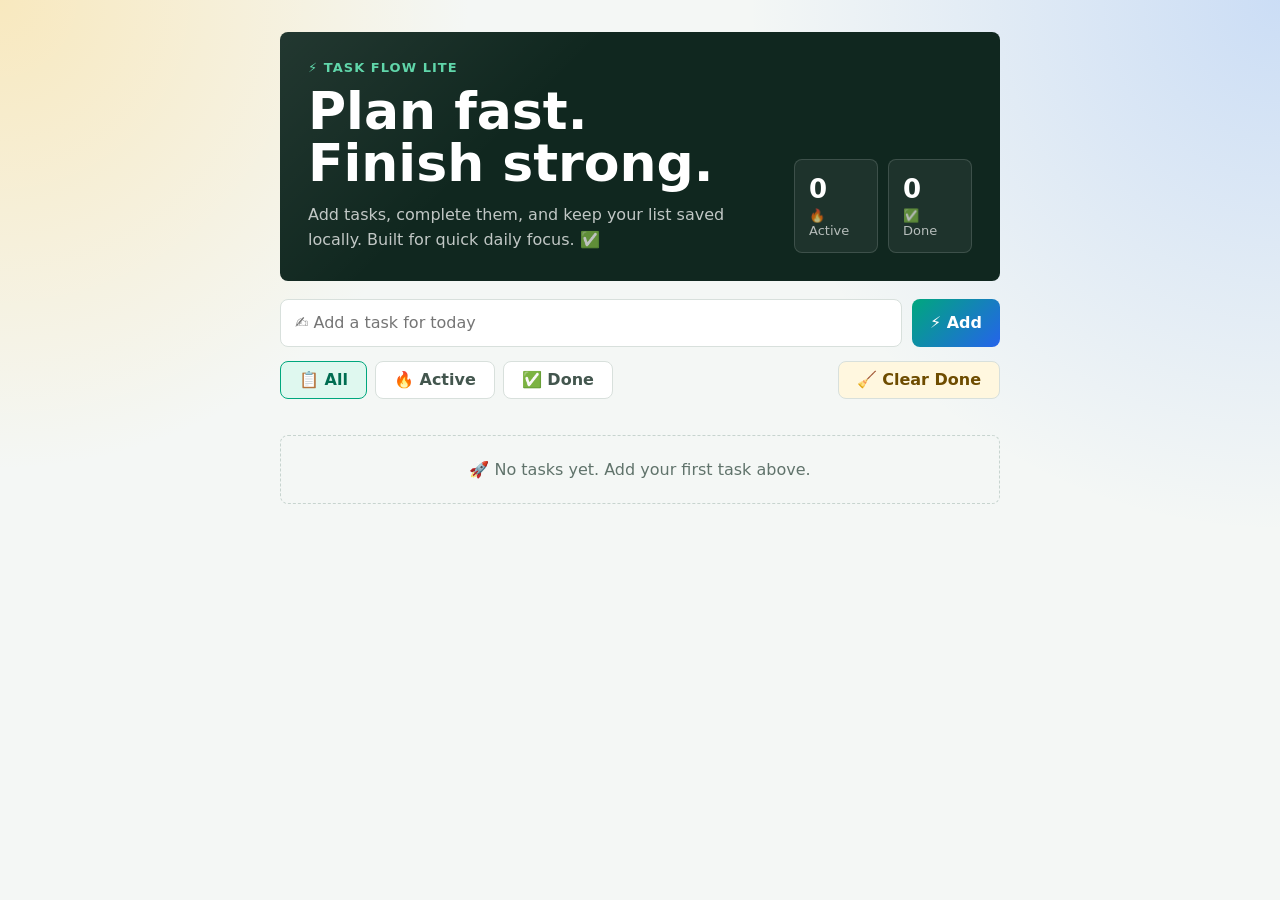
<file: index.html>
<!doctype html>
<html lang="en">
  <head>
    <meta charset="UTF-8" />
    <meta name="viewport" content="width=device-width, initial-scale=1.0" />
    <title>Task Flow Lite</title>
    <link rel="stylesheet" href="./styles.css" />
  </head>
  <body>
    <main class="app-shell">
      <section class="hero">
        <div>
          <p class="eyebrow">⚡ Task Flow Lite</p>
          <h1>Plan fast. Finish strong.</h1>
          <p class="subtitle">Add tasks, complete them, and keep your list saved locally. Built for quick daily focus. ✅</p>
        </div>
        <div class="scoreboard">
          <div>
            <strong id="activeCount">0</strong>
            <span>🔥 Active</span>
          </div>
          <div>
            <strong id="doneCount">0</strong>
            <span>✅ Done</span>
          </div>
        </div>
      </section>

      <form id="taskForm" class="task-form">
        <input id="taskInput" type="text" placeholder="✍️ Add a task for today" autocomplete="off" />
        <button type="submit">⚡ Add</button>
      </form>

      <section class="toolbar">
        <div class="filters" aria-label="Task filters">
          <button class="filter active" type="button" data-filter="all">📋 All</button>
          <button class="filter" type="button" data-filter="active">🔥 Active</button>
          <button class="filter" type="button" data-filter="completed">✅ Done</button>
        </div>
        <button id="clearDone" class="ghost" type="button">🧹 Clear Done</button>
      </section>

      <section id="taskList" class="task-list" aria-live="polite"></section>
      <p id="emptyState" class="empty">🚀 No tasks yet. Add your first task above.</p>
    </main>

    <script src="./script.js?v=3"></script>
  </body>
</html>
</file>
<file: styles.css>
* {
  box-sizing: border-box;
}

body {
  margin: 0;
  min-height: 100vh;
  background:
    radial-gradient(circle at top left, rgba(255, 209, 102, 0.38), transparent 30%),
    radial-gradient(circle at top right, rgba(59, 130, 246, 0.22), transparent 34%),
    #f4f7f5;
  color: #13231d;
  font-family: Inter, ui-sans-serif, system-ui, -apple-system, BlinkMacSystemFont, "Segoe UI", sans-serif;
}

.app-shell {
  width: min(720px, calc(100% - 32px));
  margin: 0 auto;
  padding: 32px 0;
}

.hero {
  display: flex;
  justify-content: space-between;
  gap: 20px;
  align-items: flex-end;
  padding: 28px;
  border-radius: 8px;
  background:
    linear-gradient(135deg, rgba(255, 255, 255, 0.08), transparent 34%),
    #10271f;
  color: #fff;
}

.eyebrow {
  margin: 0 0 10px;
  color: #60d6aa;
  font-size: 13px;
  font-weight: 700;
  letter-spacing: 0.08em;
  text-transform: uppercase;
}

h1 {
  margin: 0;
  font-size: clamp(30px, 7vw, 52px);
  line-height: 1;
  letter-spacing: 0;
}

.subtitle {
  max-width: 430px;
  margin: 14px 0 0;
  color: rgba(255, 255, 255, 0.74);
  line-height: 1.55;
}

.scoreboard {
  display: grid;
  grid-template-columns: repeat(2, 84px);
  gap: 10px;
}

.scoreboard div {
  padding: 14px;
  border: 1px solid rgba(255, 255, 255, 0.14);
  border-radius: 8px;
  background: rgba(255, 255, 255, 0.06);
}

.scoreboard strong {
  display: block;
  font-size: 26px;
}

.scoreboard span {
  display: block;
  margin-top: 4px;
  color: rgba(255, 255, 255, 0.68);
  font-size: 13px;
}

.task-form {
  display: grid;
  grid-template-columns: 1fr auto;
  gap: 10px;
  margin: 18px 0 14px;
}

input,
button {
  height: 48px;
  border-radius: 8px;
  font: inherit;
}

input {
  width: 100%;
  border: 1px solid #d8e0dc;
  padding: 0 14px;
  background: #fff;
  color: #13231d;
}

input:focus {
  outline: 3px solid rgba(0, 200, 150, 0.18);
  border-color: #00a77d;
}

button {
  border: 0;
  padding: 0 18px;
  background: linear-gradient(135deg, #00a77d, #2563eb);
  color: #fff;
  font-weight: 700;
  cursor: pointer;
}

button:hover {
  background: linear-gradient(135deg, #008f6b, #1d4ed8);
}

.toolbar {
  display: flex;
  align-items: center;
  justify-content: space-between;
  gap: 12px;
  margin-bottom: 14px;
}

.filters {
  display: flex;
  gap: 8px;
}

.filter,
.ghost {
  height: 38px;
  border: 1px solid #d8e0dc;
  background: #fff;
  color: #43564e;
}

.ghost {
  background: #fff7df;
  color: #6e4c00;
}

.filter.active {
  border-color: #00a77d;
  background: #dff8ef;
  color: #006d51;
}

.task-list {
  display: grid;
  gap: 10px;
}

.task {
  display: grid;
  grid-template-columns: auto 1fr auto;
  gap: 12px;
  align-items: center;
  padding: 14px;
  border: 1px solid #dce5e1;
  border-radius: 8px;
  background: #fff;
  box-shadow: 0 10px 28px rgba(16, 39, 31, 0.08);
}

.check {
  width: 26px;
  height: 26px;
  border: 2px solid #96aaa1;
  border-radius: 50%;
  background: #fff;
  padding: 0;
}

.task.completed .check {
  border-color: #00a77d;
  background: #00a77d;
}

.task.completed .check::after {
  content: "";
  display: block;
  width: 8px;
  height: 14px;
  margin: 2px auto 0;
  border: solid #fff;
  border-width: 0 2px 2px 0;
  transform: rotate(45deg);
}

.task-title {
  margin: 0;
  overflow-wrap: anywhere;
  font-weight: 700;
}

.task.completed .task-title {
  color: #75867f;
  text-decoration: line-through;
}

.delete {
  height: 34px;
  border: 1px solid #ffd0d0;
  background: #fff5f5;
  color: #bd2626;
}

.empty {
  margin: 22px 0 0;
  padding: 24px;
  border: 1px dashed #c7d4cf;
  border-radius: 8px;
  color: #60736b;
  text-align: center;
}

@media (max-width: 620px) {
  .hero {
    align-items: stretch;
    flex-direction: column;
  }

  .scoreboard {
    grid-template-columns: repeat(2, 1fr);
  }

  .task-form {
    grid-template-columns: 1fr;
  }

  .toolbar {
    align-items: stretch;
    flex-direction: column;
  }
}
</file>
